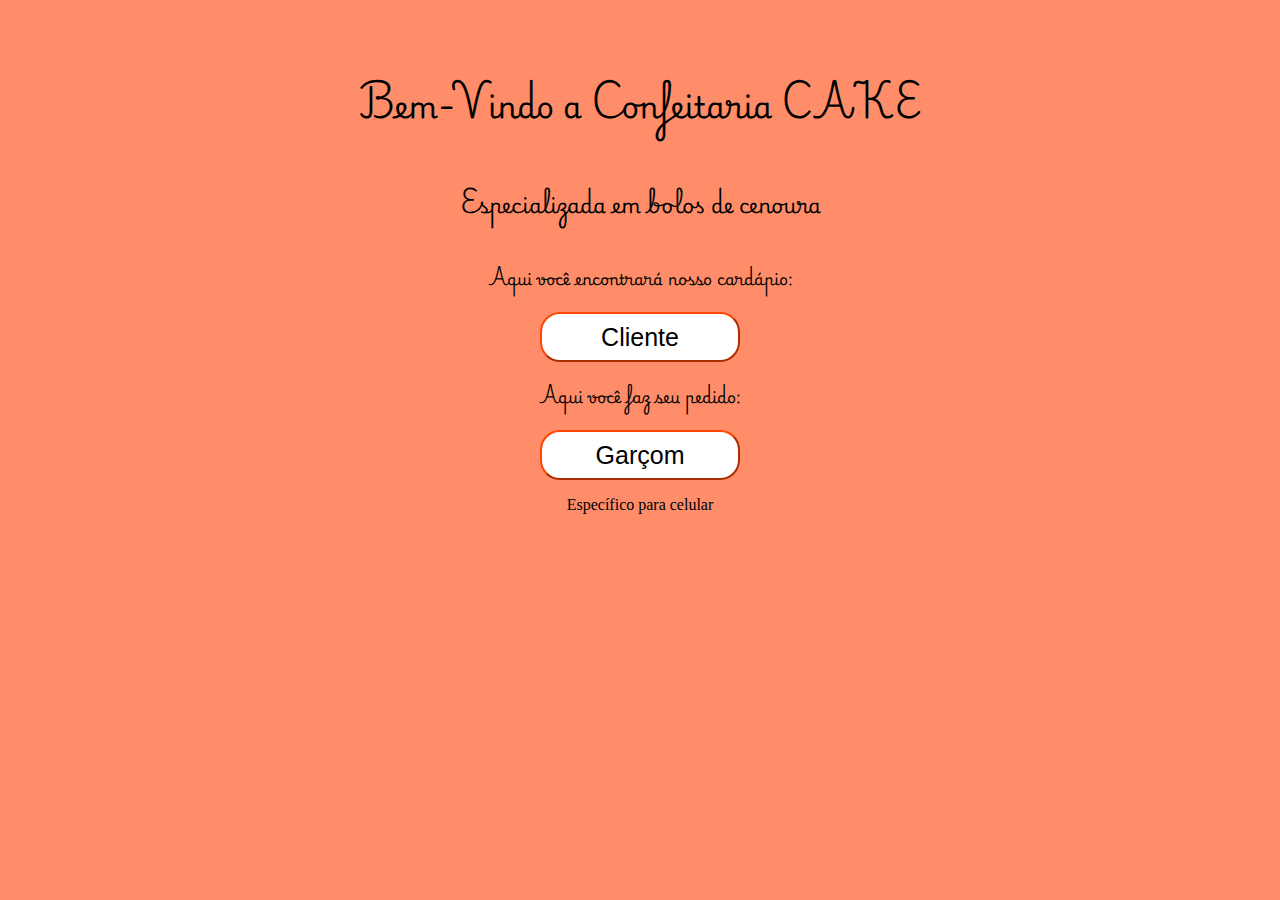
<file: garcon-pedidos/index.html>
<!DOCTYPE html>
<html lang="en">
<head>
    <meta charset="UTF-8">
    <meta name="viewport" content="width=device-width, initial-scale=1.0">
    <title>Cakes</title>
    <link rel="stylesheet" href="estilo.css">
    <link rel="shortcut icon" href="img/cake.png" type="image/x-icon">

    <link rel="preconnect" href="https://fonts.googleapis.com">
    <link rel="preconnect" href="https://fonts.gstatic.com" crossorigin>
    <link href="https://fonts.googleapis.com/css2?family=Playwrite+VN:wght@100..400&display=swap" rel="stylesheet">
</head>
<body>
    <div id="page">
        <h1>Bem-Vindo a Confeitaria CAKE </h1>
        <h2>Especializada em bolos de cenoura</h2>
        <h3>Aqui você encontrará nosso cardápio:</h3>
        <a href="../garcon-pedidos/cardapio/index.html">
            <button>Cliente</button>
        </a>
        <h3>Aqui você faz seu pedido:</h3>
        <a href="../garcon-pedidos/garcon/index.html">
            <button>Garçom</button>
        </a>
        
    </div>
</body>
<footer><p>Específico para celular</p></footer>
</html>
</file>
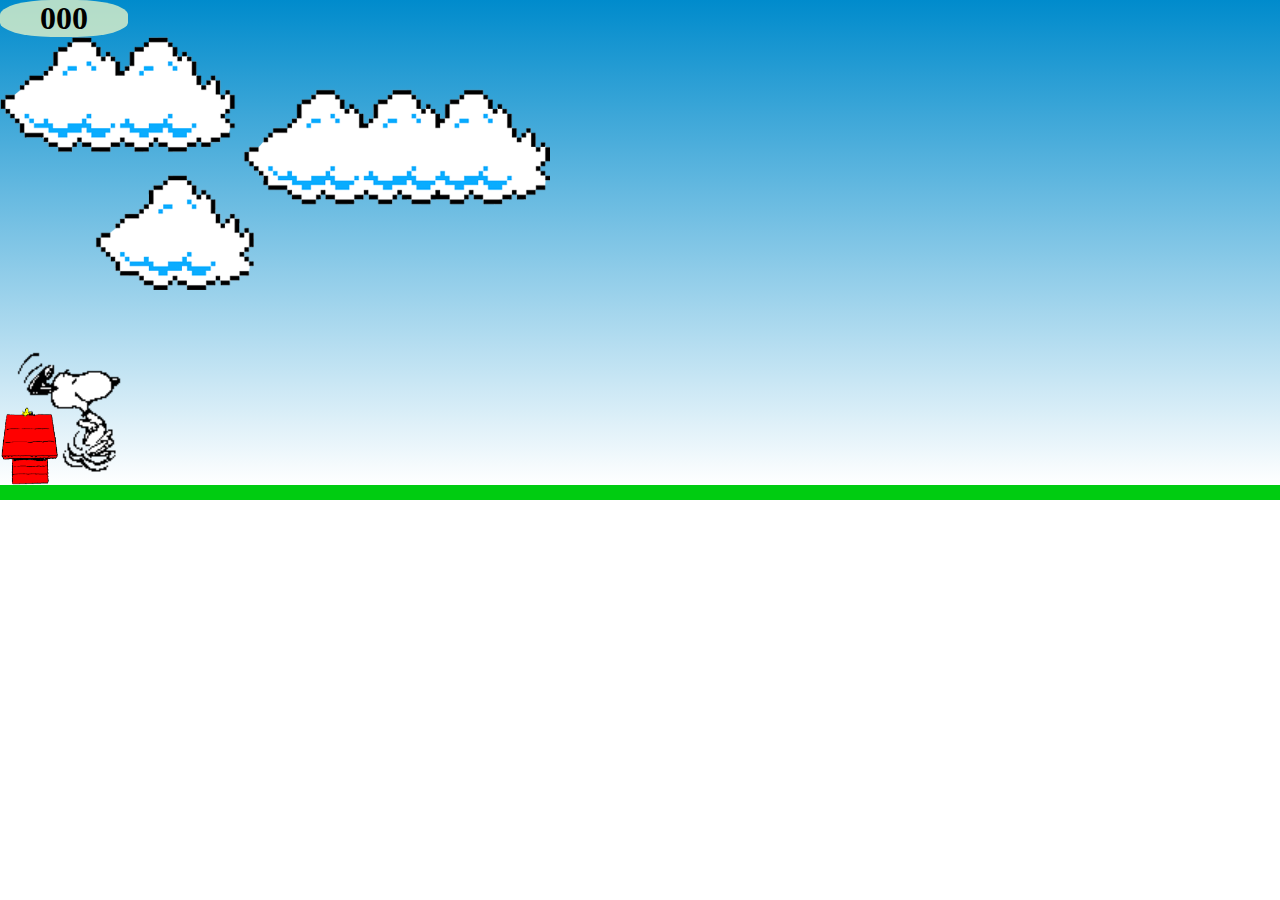
<file: jogosnoopy/index.html>
<!DOCTYPE html>
<html lang="pt-br">
<head>
    <meta charset="UTF-8">
    <meta name="viewport" content="width=device-width, initial-scale=1.0">
    <link rel="stylesheet" href="./css/estilo.css">
    <script src="./js/script.js" defer></script>
    <title>Game Snoopy</title>
</head>
<body>
    <div class="game-board">
        <h1 class="pontos">000</h1>
        <img src="./img/clouds.png" class="num">
        <img src="./img/snoopy.gif" class="snoopy">
        <img src="./img/casa.png" class="casa">
    </div>
</body>
</html>
</file>
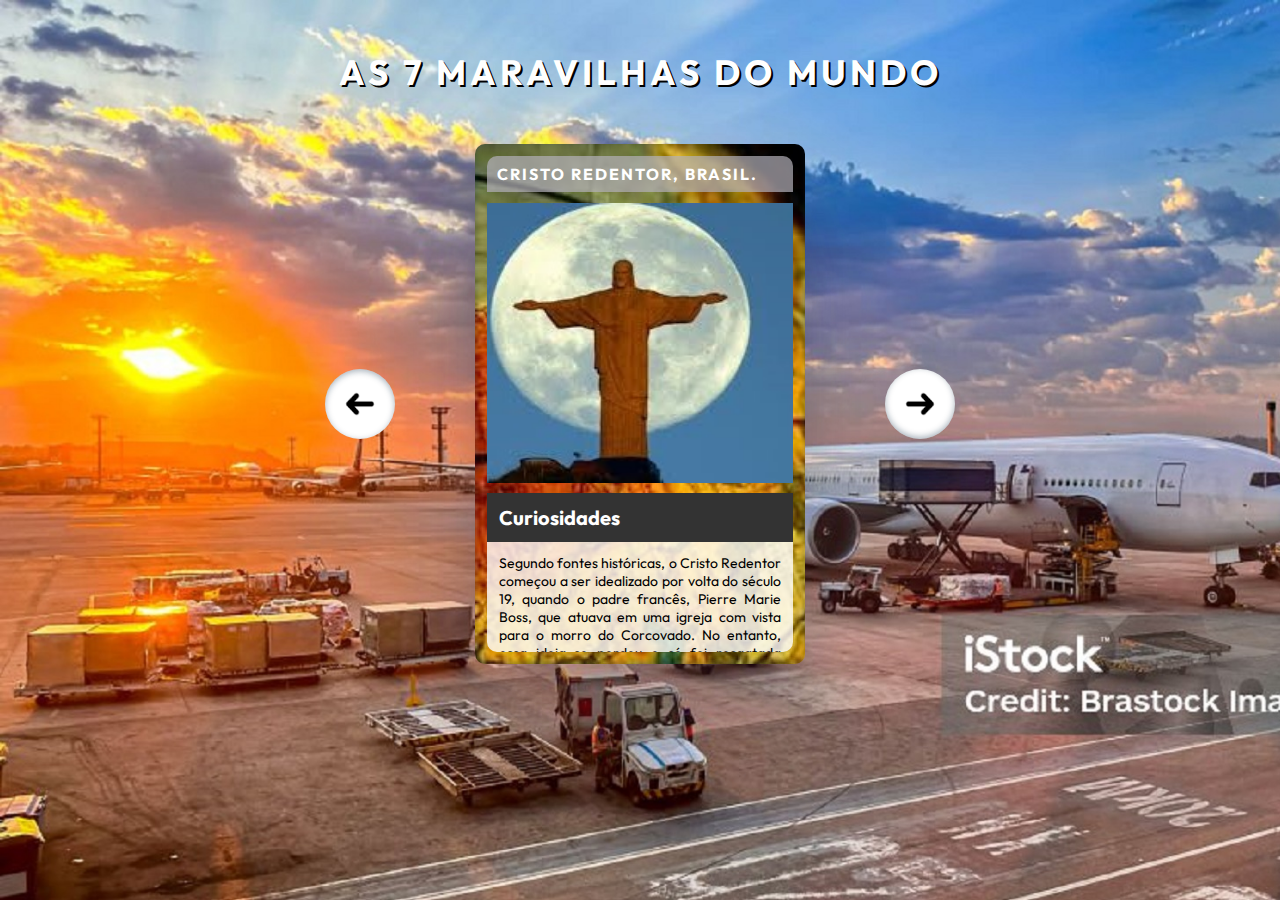
<file: projetomaravilhas/index.html>
<!DOCTYPE html>
<html lang="pt-BR">
<head>
    <meta charset="UTF-8">
    <meta name="viewport" content="width=device-width, initial-scale=1.0">
    <title>Projeto Maravilhas</title>
    <link rel="stylesheet" href="src/css/reset.css">
    <link rel="stylesheet" href="src/css/estilo.css">
    <link rel="stylesheet" href="src/css/responsivo.css">
    

    <link rel="preconnect" href="https://fonts.googleapis.com">
    <link rel="preconnect" href="https://fonts.gstatic.com" crossorigin>
    <link href="https://fonts.googleapis.com/css2?family=Outfit:wght@100..900&display=swap" rel="stylesheet">
</head>
<body>
    <header class="cabecalho">
        <h1>As 7 Maravilhas do mundo</h1>
    </header>
    <main class="maravilhas-slider">
        <button class="btn-seta btn-voltar" id="btn-voltar">
            <img src="src/img/seta.png" alt="seta para voltar a imagem">
        </button>

        <ul class="lista-maravilhas">
            <li class="cartao selecionado fundo-1">
                <h2 class="nome">Cristo Redentor, Brasil.</h2>
                <img class="imagem-personagem" src="src/img/cristo.jpg" alt="Cristo Redentor" width="330px" height="330px">
                <div class="descricao">
                    <h3 class="titulo">Curiosidades</h3>
                    <p class="texto">Segundo fontes históricas, o Cristo Redentor começou a ser idealizado por volta do século 19, quando o padre francês, Pierre Marie Boss, que atuava em uma igreja com vista para o morro do Corcovado. No entanto, essa ideia se perdeu e só foi resgatada tempos depois pela Princesa Isabel, em 1888. Logo depois da abolição da escravatura, muitos abolicionistas sugeriram prestar uma homenagem à princesa com uma estátua no alto do Corcovado. 
                    Entretanto, a princesa, que era apelidada de “redentora” e  frequentadora da igreja do padre Boss, negou essa proposta e fez a sugestão de uma imagem do sagrado coração de Jesus. Nessa época, já havia sido feito um decreto para que a estátua do Cristo fosse feita, porém o plano não foi adiante por conta dos episódios da Proclamação da República e a separação entre Igreja e Estado, no ano de 1889. 
                    <a class="five" target="_blank" href="https://tirolesa.bondinho.com.br/blog/historia-cristo-redentor/#:~:text=Segundo%20fontes%20hist%C3%B3ricas%2C%20o%20Cristo,pela%20Princesa%20Isabel%2C%20em%201888.">tirolesa.bondinho.com.br</a></p>
                </div>
            </li>
            <li class="cartao fundo-2">
                <h2 class="nome">Machu Picchu, Peru.</h2>
                <img class="imagem-personagem" src="src/img/Machu-Picchu.jpg" alt="Machu Picchu, Peru." width="330px" height="330px">
                <div class="descricao">
                    <h3 class="titulo">Curiosidades</h3>
                    <p class="texto">O Santuário Histórico de Machu Picchu, ou simplesmente Machu Picchu, no Peru, é o destino dos sonhos de diversos viajantes ao redor do mundo. As surpreendentes ruínas da antiga cidade inca estão localizadas a aproximadamente 2,4 mil metros acima do nível do mar.
                    Com uma extensão superior a 37,3 mil hectares, Machu Picchu foi declarada Patrimônio Mundial da Humanidade pela Organização das Nações Unidas para a Educação, a Ciência e a Cultura (Unesco), em 1983. 
                    <a class="five" target="_blank" href="https://www.nationalgeographicbrasil.com/historia/2023/07/os-4-fatos-curiosos-por-tras-de-machu-picchu-um-dos-lugares-mais-emblematicos-do-peru#:~:text=As%20surpreendentes%20ru%C3%ADnas%20da%20antiga,(Unesco)%2C%20em%201983.">nationalgeographicbrasil.com</a></p>
                </div>
            </li>
            <li class="cartao fundo-3">
                <h2 class="nome">Chichén Itzá, México.</h2>
                <img class="imagem-personagem" src="src/img/Chichén-Itzá.jpg" alt="Chichén Itzá, México" width="330px" height="330px">
                <div class="descricao">
                    <h3 class="titulo">Curiosidades</h3>
                    <p class="texto">A pirâmide de Chichén Itzá ou Kukulcán está localizada na Península de Yucatán, México — mais precisamente no sítio arqueológico Chichén Itzá. Hoje é considerada uma das “Novas 7 Maravilhas do Mundo Moderno” e Patrimônio Mundial da UNESCO.
                    Se quisermos entender melhor a importância desse templo, é importante fazermos uma espécie de “volta no tempo” para que possamos situá-lo no contexto político, religioso e cultural da época.
                    De acordo com historiadores, a cidade de Chichén Itzá foi erguida pelos Maias por volta do séc. 7 d.C., e durante quase três décadas foi a “joia do norte” da Penínula de Yucatán, principalmente pela sua privilegiada condição de entreposto comercial e arrecadadora de impostos dos povoados vizinhos.
                    <a class="five" target="_blank" href="https://www.conexaocancun.com.br/2018/03/piramide-maia-de-chichen-itza-por-que-conhece-la/">conexaocancun.com.br</a></p>
                </div>
            </li>
            <li class="cartao fundo-4">
                <h2 class="nome">Coliseu, Itália.</h2>
                <img class="imagem-personagem" src="src/img/coliseu.jpg" alt="Coliseu, Itália." width="330px" height="330px">
                <div class="descricao">
                    <h3 class="titulo">Curiosidades</h3>
                    <p class="texto">O Coliseu de Roma ou Anfiteatro Flaviano é um grandioso monumento histórico e arquitetônico de formato cilíndrico que está localizado na capital da Itália: Roma.
                    Construído na Antiguidade, o Coliseu de Roma atualmente é um dos pontos turísticos mais visitados da cidade.
                    Esse patrimônio histórico mundial revela a habilidade e as diversas técnicas utilizadas pelos arquitetos, engenheiros e construtores da Roma Antiga. É, portanto, um dos maiores exemplos da arquitetura romana.
                    O Coliseu é também chamado de “Anfiteatro Flaviano” uma vez que a Dinastia Flaviana estava no poder quando ele foi construído.
                    Acredita-se que o nome “Coliseu” surgiu porque ele foi construído sobre o lago da casa de Nero que contava com uma grande estátua do imperador chamada de “Colosso”.
                    <a class="five" target="_blank" href="https://www.todamateria.com.br/coliseu-de-roma/">todamateria.com.br/</a></p>
                </div>
            </li>
            <li class="cartao fundo-5">
                <h2 class="nome">Ruínas de Petra, Jordânia.</h2>
                <img class="imagem-personagem" src="src/img/Petra.jpg" alt="Ruínas de Petra, Jordânia" width="330px" height="330px">
                <div class="descricao">
                    <h3 class="titulo">Curiosidades</h3>
                    <p class="texto">Em 1812, Johann Ludwig Burckhardt, um explorador suíço que tinha grande interesse pelo mundo árabe, descobriu as ruínas de um curioso local em meio ao deserto da Jordânia.
                    Apelidado de "Cidade Perdida", o sítio arqueológico revelaria um impressionante estilo arquitetônico, em que as construções foram esculpidas a partir das rochas de arenito presentes na região. Uma curiosidade é que, devido à cor rósea desse tipo de pedra, Petra também é por vezes chamada de "Cidade Rosa". 
                    Os arqueólogos acreditam que o local teria sido fundado em  312 a.C. pelos nabateus, que eram um povo nômade do deserto, de forma que ele possui uma trajetória de mais de 2 mil anos. 
                    <a class="five" target="_blank" href="https://aventurasnahistoria.uol.com.br/noticias/historia-hoje/uma-das-7-maravilhas-do-mundo-moderno-conheca-cidade-perdida-de-petra.phtml#:~:text=Apelidado%20de%20%22%20Cidade%20Perdida%20%22%2C,chamada%20de%20%22%20Cidade%20Rosa%20%22.">aventurasnahistoria.uol.com.br/</a></p>
                </div>
            </li>
            <li class="cartao fundo-6">
                <h2 class="nome">Taj Mahal, Índia.</h2>
                <img class="imagem-personagem" src="src/img/Taj-Mahal.jpg" alt="Taj Mahal, Índia." width="330px" height="330px">
                <div class="descricao">
                    <h3 class="titulo">Curiosidades</h3>
                    <p class="texto">A história do Taj Mahal tem início em meados do século XVII, quando o imperador mongol Shan Jahan ordenou sua construção para honrar a memória de sua terceira esposa: Aryumand Banu Begam.
                    Begam era uma princesa persa e a preferida do imperador. Eles se casaram em 1612 e ficaram juntos por 19 anos. Ela morreu ao dar à luz ao 14.° filho do casal.
                    A morte da princesa abalou tanto o imperador que ele decidiu homenageá-la construindo um enorme túmulo para ela. Assim, esse luxuoso mausoléu é visto por muitos como uma das maiores provas de amor do mundo.
                    O Taj Mahal levou cerca de 20 anos para ser erguido. A construção iniciou em 1631 e foi concluída em 1648.
                    <a class="five" target="_blank" href="https://www.todamateria.com.br/taj-mahal/">todamateria.com.br</a></p>
                </div>
            </li>
            <li class="cartao fundo-7">
                <h2 class="nome">Grande Muralha da China.</h2>
                <img class="imagem-personagem" src="src/img/Grande-Muralha.jpg" alt="Grande Muralha da China." width="330px" height="330px">
                <div class="descricao">
                    <h3 class="titulo">Curiosidades</h3>
                    <p class="texto">Há uma história popularmente disseminada de que a estrutura é tão grande que pode ser vista até mesmo da Lua e do espaço. No entanto, a realidade não é exatamente essa.
                    Devido à poluição e à coloração característica da Grande Muralha da China, só é possível enxergá-la a partir da órbita baixa da Terra (abaixo de 2 mil quilômetros) e da Estação Espacial Internacional (ISS, na sigla em inglês), informa a Enciclopédia Britannica.
                    A Nasa, agência espacial norte-americana, traz uma imagem da Muralha da China captada de cima em seu site, mas faz uma ressalva sobre o registro. “Apesar dos mitos, a muralha não é visível da Lua e é difícil ou impossível de ser vista da órbita da Terra sem as lentes de alta potência usadas para essa foto.”
                    <a class="five" target="_blank" href="https://www.nationalgeographicbrasil.com/historia/2023/07/visivel-do-espaco-entenda-essa-e-outras-curiosidades-sobre-a-grande-muralha-da-china">nationalgeographicbrasil.com</a></p>
                </div>
            </li> 
        </ul>

        <button class="btn-seta btn-avancar" id="btn-avancar">
            <img src="src/img/seta.png" alt="seta para avançar a imagem">
        </button>
    </main>

    <script src="./src/js/index.js"></script>
</body>
</html>
</file>
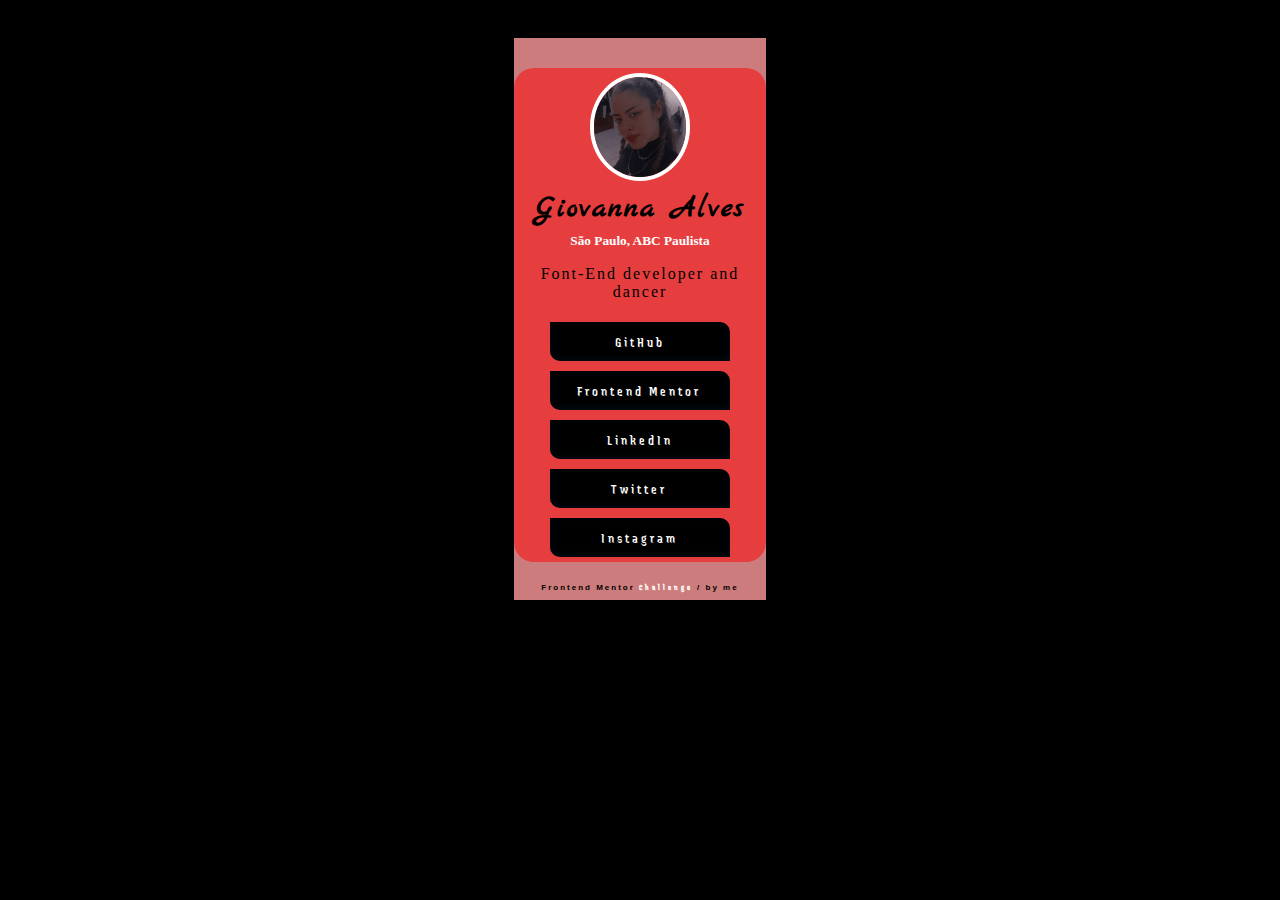
<file: socialink/index.html>
<!DOCTYPE html>
<html lang="pt-BR">
<head>
    <meta charset="UTF-8">
    <meta name="viewport" content="width=device-width, initial-scale=1.0">
    <link rel="stylesheet" href="css/estilo.css">
    <link rel="icon" type="image/x-icon" href="img/foto.jpg" />

    <link rel="preconnect" href="https://fonts.googleapis.com">
    <link rel="preconnect" href="https://fonts.gstatic.com" crossorigin>
    <link href="https://fonts.googleapis.com/css2?family=Marck+Script&display=swap" rel="stylesheet">

    <link rel="preconnect" href="https://fonts.googleapis.com">
   <link rel="preconnect" href="https://fonts.gstatic.com" crossorigin>
   <link href="https://fonts.googleapis.com/css2?family=Jaini+Purva&display=swap" rel="stylesheet">
    <title>Social Links</title>
</head>
<body>
    <div class="fig">
        <div class="figu">
            <img class="perfil" src="img/perfil.jpeg" alt="perifl">
            <h2 class="titulo">Giovanna Alves</h2>
            <h5 class="local">São Paulo, ABC Paulista</h5>
            <p>Font-End developer and dancer</p>
            
            <button class="link"><a href="https://github.com/GiovannaAlvesP">GitHub</a></button>
            <button class="link"><a href="https://www.frontendmentor.io/profile/GiovannaAlvesP">Frontend Mentor</a></button>
            <button class="link"><a href="https://www.linkedin.com/in/giovanna-alves-a111b7206/">LinkedIn</a></button>
            <button class="link"><a href="http://">Twitter</a></button>
            <button class="link"><a href="https://www.instagram.com/vidagiio?utm_source=qr&igsh=MWRmYXlxaWxjcTIwbw==">Instagram</a></button>
        </div>
        
        <footer class="rodape">
            <p>Frontend Mentor 
                <a href="https://www.frontendmentor.io/challenges/social-links-profile-UG32l9m6dQ">
                    Challenge
                </a> 
                / by me
                </p>
        </footer>
    </div>

</body>
</html>
</file>
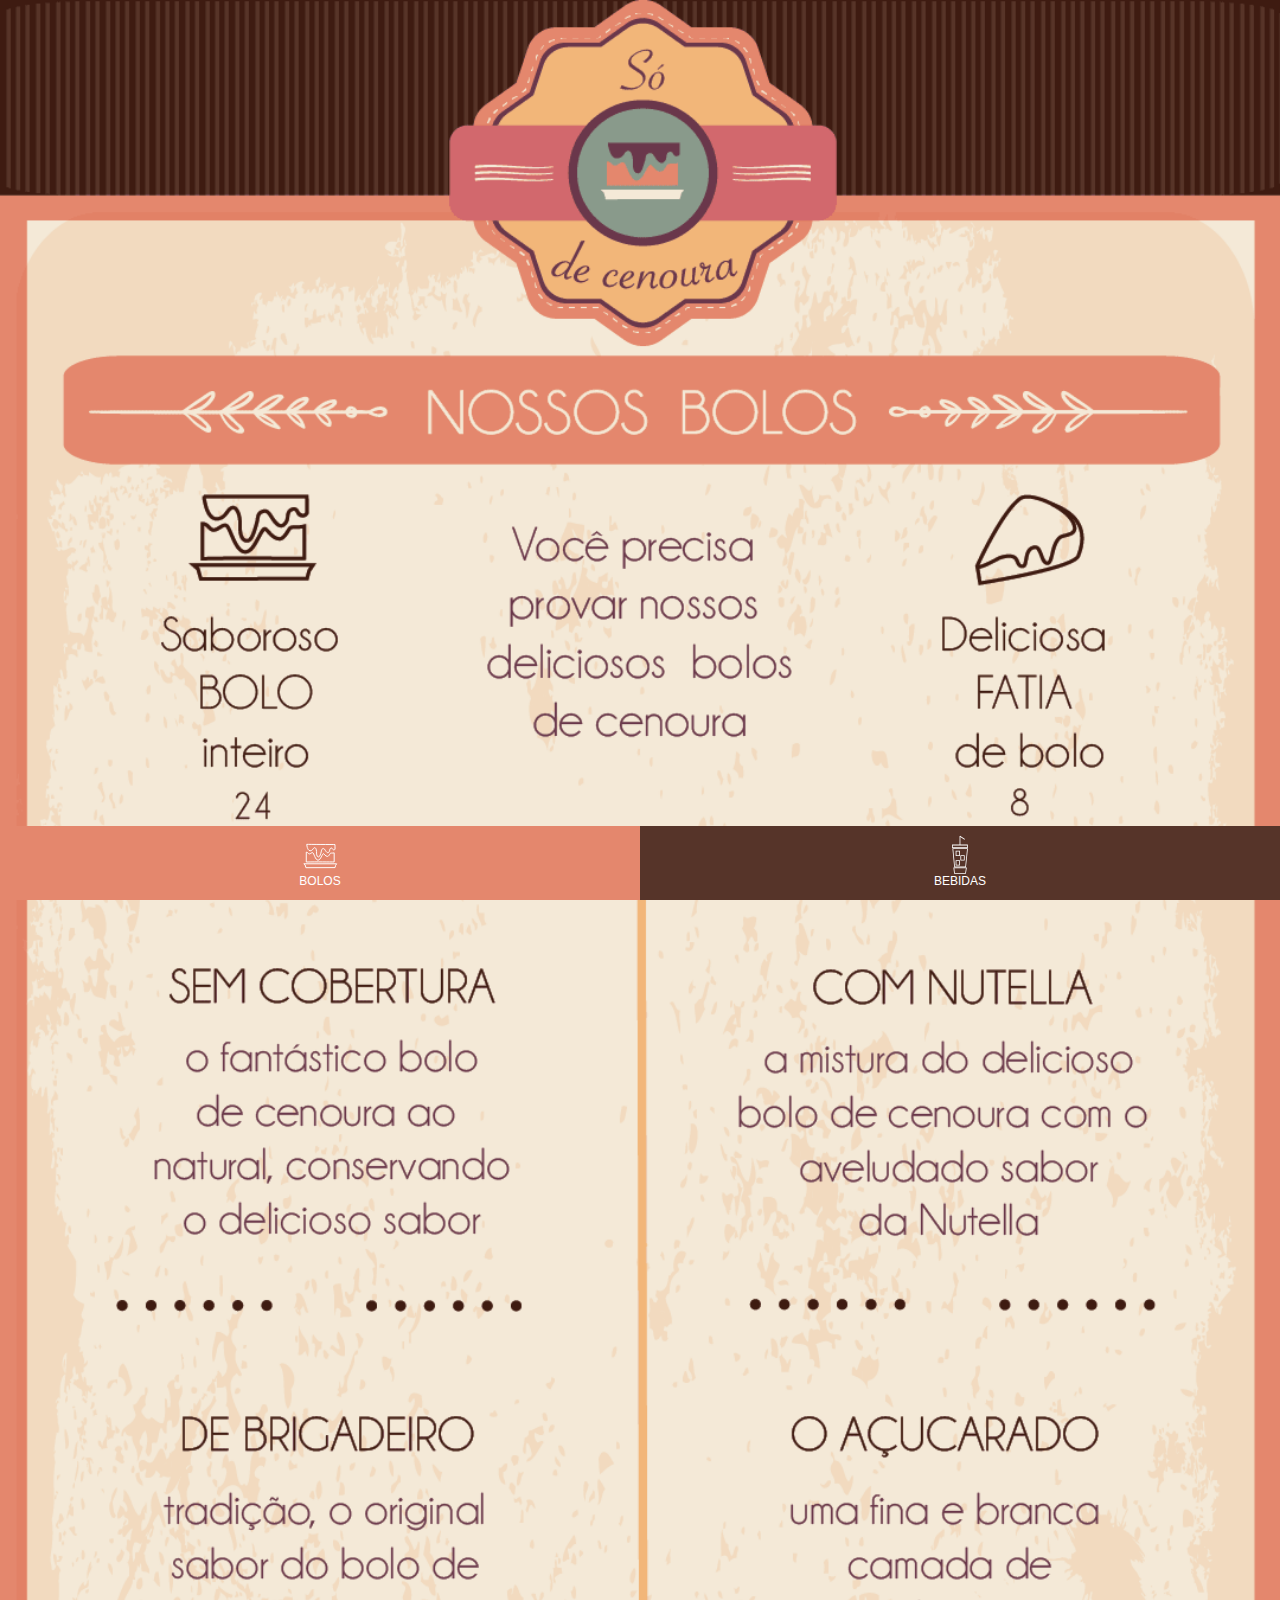
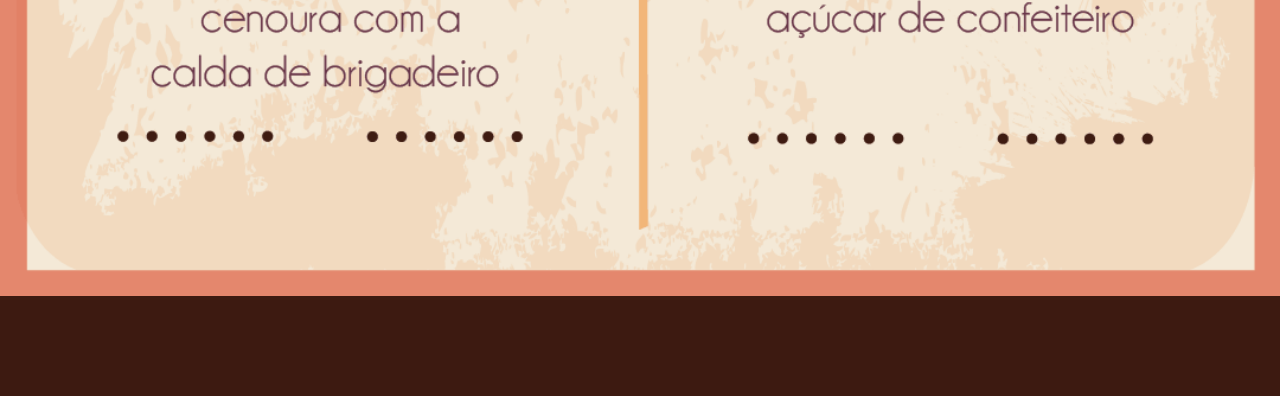
<file: garcon-pedidos/cardapio/index.html>
<!DOCTYPE html>
<html>
<head>
	<title>Cardápio</title>
	<meta name="viewport" content="width=device-width,initial-scale-1.0">
	<link rel="stylesheet" href="estilo.css">
	<link rel="shortcut icon" href="../img/cake.png" type="image/x-icon">
</head>
<body>

	<input type="radio" name="opcao" id="opcao-bolos" checked>
	<label for="opcao-bolos">Bolos</label>

	<input type="radio" name="opcao" id="opcao-bebidas">
	<label for="opcao-bebidas">Bebidas</label>
	<div class="container-menus">
		<img src="img/menu-bolos.png" id="menu-bolos" class="menu">
		<img src="img/menu-bebidas.png" id="menu-bebidas" class="menu">
	</div>
</body>
</html>
</file>
<file: garcon-pedidos/estilo.css>
body{
    background-color: 	#ff8d6a;
    align-items: center;
    text-align: center;
    display: flex;
    flex-direction: column;
    justify-content: center;
    
}
#page{
    align-items: center;
    text-align: center;
    display: flex;
    flex-direction: column;
    justify-content: center;
    margin-top: 3%;
}
button{
    align-items: center;
    text-align: center;
    display: center;
    flex-direction: column;
    width: 200px;
    height: 50px;
    padding-top: 5px;
    padding-bottom: 5px;
    font-size: 25px;
    background-color: white;
    border-radius: 20px;
    border-color: orangered;
}
a{
    text-align: center;
    text-decoration: none;
}
h1{
   font-family:  "Playwrite VN", cursive;
   font-size: 30px;
}
h3{
    font-family:  "Playwrite VN", cursive;
   font-size: 15px;
}
h2{
    font-family:  "Playwrite VN", cursive;
    font-size: 20px;   
}
</file>
<file: jogosnoopy/css/estilo.css>
* {
    margin: 0;
    padding: 0;
    box-sizing: border-box;
}

.game-board {
    width: 100%;
    height: 500px;
    border-bottom: 15px solid rgb(0, 204, 17);
    margin: 0 auto;
    position: relative;
    overflow: hidden;
    background: linear-gradient(rgb(0, 139, 204), #fff);
}

.casa {
    position: absolute;
    bottom: 0;
    width: 60px;
    height: 80px;
    animation: casa-animation 2s infinite linear;
}

.snoopy {
    width: 150px;
    position: absolute;
    bottom: 0;
}

.jump {
    animation: jump 500ms ease-out;
}

.num {
    position: absolute;
    width: 550px;
    animation: num 10s infinite linear;
}

@keyframes casa-animation {
    from {
        right: -100px;
    }
    to {
        right: 100%;
    }
}

@keyframes jump {
    0% {
        bottom: 0px;
    }
    20% {
        bottom: 120px;
    }
    40% {
        bottom: 120px;
    }
    60% {
        bottom: 120px;
    }
    80% {
        bottom: 80px;
    }
    100% {
        bottom: 0px;
    }
}

@keyframes num {
    from {
        right: -550px;
    }
    to {
        right: 100%;
    }
}

.pontos {
    text-align: center;
    background-color: rgba(255, 255, 200, 0.7);
    width: 10%;
    border-radius: 40%;
}
</file>
<file: projetomaravilhas/src/css/estilo.css>
body{
    font-family: 'Outfit', sans-serif;
    background-image: url('../img/fundo-base3.jpg');
    background-repeat: no-repeat;
    background-size: cover;
    min-height: 100vh;
}
.cabecalho{
    text-align: center;
    padding: 50px 0;
}

.cabecalho h1{
    color: #ffffff;
    font-size: 35px;
    letter-spacing: 4px;
    text-transform: uppercase;
    text-shadow: 2px 2px black;
}

.maravilhas-slider{
    display: flex;
    justify-content: center;
    align-items: center;
    gap: 80px;
}

.lista-maravilhas{
    width: 330px;
    height: 520px;
    position: relative;
}

.btn-seta{
    background-color: white;
    width: 70px;
    height: 70px;
    border-radius: 50px;
    border: 0;
    cursor: pointer;
    display: flex;
    align-items: center;
    justify-content: center;
    transition: background-color 0.2s ease-in-out;
    box-shadow: rgba(50, 50, 93, 0.25) 0px 50px 100px -20px, rgba(0, 0, 0, 0.3) 0px 30px 60px -30px, rgba(10, 37, 64, 0.35) 0px -2px 6px 0px inset;
}

.btn-seta.btn-voltar{
    transform: rotate(180deg);
}

.btn-seta:hover{
    background-color: #00BFFF;

}

.cartao{
    opacity: 0;
    height: 100%;
    position: absolute;
    padding: 12px;
    box-shadow: rgba(50, 50, 93, 0.25) 0px 50px 100px -20px, rgba(0, 0, 0, 0.3) 0px 30px 60px -30px, rgba(10, 37, 64, 0.35) 0px -2px 6px 0px inset;
    border-radius: 10px;
    transition: opacity 0.3s ease-in-out;

    display: flex;
    flex-direction: column;
    justify-content: space-between;
}

.cartao.selecionado{
    opacity: 1;
    z-index: 1;
}

.cartao .imagem-personagem{
    width: 100%;
    max-height: 280px;
}
.cartao .nome{
    background-color: rgba(179, 177, 185, 0.7);
    padding: 8px 10px;
    border-top-left-radius: 10px;
    border-top-right-radius: 10px;
    color: #ffffff;
    font-size: 16px;
    text-transform: uppercase;
    letter-spacing: 2px;
}

.cartao .descricao{
    background-color: rgba(255, 255, 255, 0.8);
    border-bottom-left-radius: 10px;
    border-bottom-right-radius: 10px;
}

.cartao .descricao .titulo{
    background-color: #333333;
    font-size: 20px;
    color: #ffffff;
    padding: 12px;
}

.cartao .descricao .texto{
    font-size: 14px;
    padding: 12px;
    text-align: justify;
    max-height: 110px;
    overflow-y: auto;
}

.cartao.fundo-1{
    background: url('../img/fundo-1.jpg') no-repeat;
    
}

.cartao.fundo-2{
    background: url('../img/fundo-2.jpg') no-repeat;
    
}

.cartao.fundo-3{
    background: url('../img/fundo-3.jpg') no-repeat;
    
}

.cartao.fundo-4{
    background: url('../img/fundo-4.jpg') no-repeat;
    
}

.cartao.fundo-5{
    background: url('../img/fundo-5.jpg') no-repeat;
    
}

.cartao.fundo-6{
    background: url('../img/fundo-6.jpg') no-repeat;
    
}

.cartao.fundo-7{
    background: url('../img/fundo-7.jpg') no-repeat;
    
}

a.five:link {color:#01291fc7;text-decoration:none;}
a.five:visited {color:#525300;text-decoration:none;}
a.five:hover {text-decoration:underline;}
</file>
<file: projetomaravilhas/src/css/responsivo.css>
@media(max-width:620px){
    .cabecalho{
        padding: 25px 0;
    }
    .maravilhas-slider{
        padding: 0 15px;
        gap: 10px;
    }
    .btn-seta{
        width: 20px;
        height: 20px;
        padding: 20px 0 20px 0;
    }
    .lista-maravilhas{
        height: 480px;
    }
}
</file>
<file: socialink/css/estilo.css>
body{
    background-color: black;
    align-items: center;
    text-align: center;
    display: flex;
    flex-direction: column;
    align-items: center;
    justify-content: center;
}
.perfil{
    border-radius: 50%;
    height: 100px;
    border: 50%;
}
img{
    border: 4px solid #fff;
}
.titulo{
    letter-spacing: 2px;
    font-family: "Marck Script", cursive;
    font-weight: 400px;
    font-size: 30px;
    font-style: normal;
    margin-top: 5px;
    margin-bottom: 5px;
}
.local{
    font-weight: bold;
    margin-top: 1px;
    margin-bottom: 1px;
    color: #fff;
}
p{
    letter-spacing: 2px;
}
.figu{
    background-color: rgba(255, 0, 0, 0.5);
    border-radius: 20px;
    align-items: center;
    text-align: center;
    display: block;
    margin-top: 30px;
    padding-left: 5px;
    padding-top: 5px;
    padding-right: 5px;
}
.fig{
    background-color: rgba(255, 155, 155, 0.8);
    align-items: center;
    text-align: center;
    width: 20%;
    height: 40%;
    display: block;
    margin-top: 30px;
}
button{
    box-shadow: rgba(50, 50, 93, 0.25) 0px 50px 100px -20px, rgba(0, 0, 0, 0.3) 0px 30px 60px -30px, rgba(10, 37, 64, 0.35) 0px -2px 6px 0px inset;
    cursor: pointer;
    border: 5px;
    background-color: black;
    width: 180px;
    border-bottom-left-radius: 10px;
    border-top-right-radius: 10px;
    margin: 5px;
    padding: 10px;
    transition: all 0.15s ease-in-out;
}

button:hover {
  background-color: rgb(96, 0, 160);
  color: hsl(0, 0%, 8%);
}
a{
    color: white;
    font-size: 14px;
    text-decoration: none;
    letter-spacing: 3px;
    font-family: "Jaini Purva", system-ui;
    font-weight: 5px;
    font-style: normal;
}
.rodape {
    font-size: 8px;
    font-family: Arial, Helvetica, sans-serif;
    margin-top: 20px;
    margin-bottom: 1px;
    font-weight: bold;
}
.rodape a{
    font-size: 8px;
}
</file>
<file: garcon-pedidos/cardapio/estilo.css>
/*funcionanmeto*/
#opcao-bolos:checked ~ #menu-bebidas,
#opcao-bebidas:checked ~ #menu-bolos {
	display: none;
}
input[type="radio"] {
	display: none;
}
.menu {
	width: 100%;
}
body {
	background: #3d1a11;
	font-family: sans-serif;
	margin: 0;
	text-align: center;
}
label {
	background: center 0.5em no-repeat #563429;
	background-size: 4em;
	color: white;
	display: block;
	font-size: 75%;
	padding: 4em 0 1em;
	text-transform: uppercase;
}
label[for="opcao-bolos"] {
	background-image: url(img/icone-bolos.svg);
}
label[for="opcao-bebidas"] {
	background-image: url(img/icone-bebidas.svg);
}
:checked + label {
	background-color: #e4876d;
}
label {
	width: 50%;
	position: fixed;
	bottom: 0;
	z-index: 1;
}
label[for="opcao-bolos"] {
	left: 0;
}
label[for="opcao-bebidas"] {
	right: 0;
}
.menu {
	margin-bottom: 100px;
}
html, body {
	overflow-x: hidden;
	width: 100%;
}
.container-menus {
	transform: translateX(0);
	transition: transform 300ms ease;
	width: 200%;
}
.container-menus .menu {
	float: left;
	width: 50%;
}
#opcao-bebidas:checked ~ .container-menus {
	transform: translateX(-50%);
}
</file>
